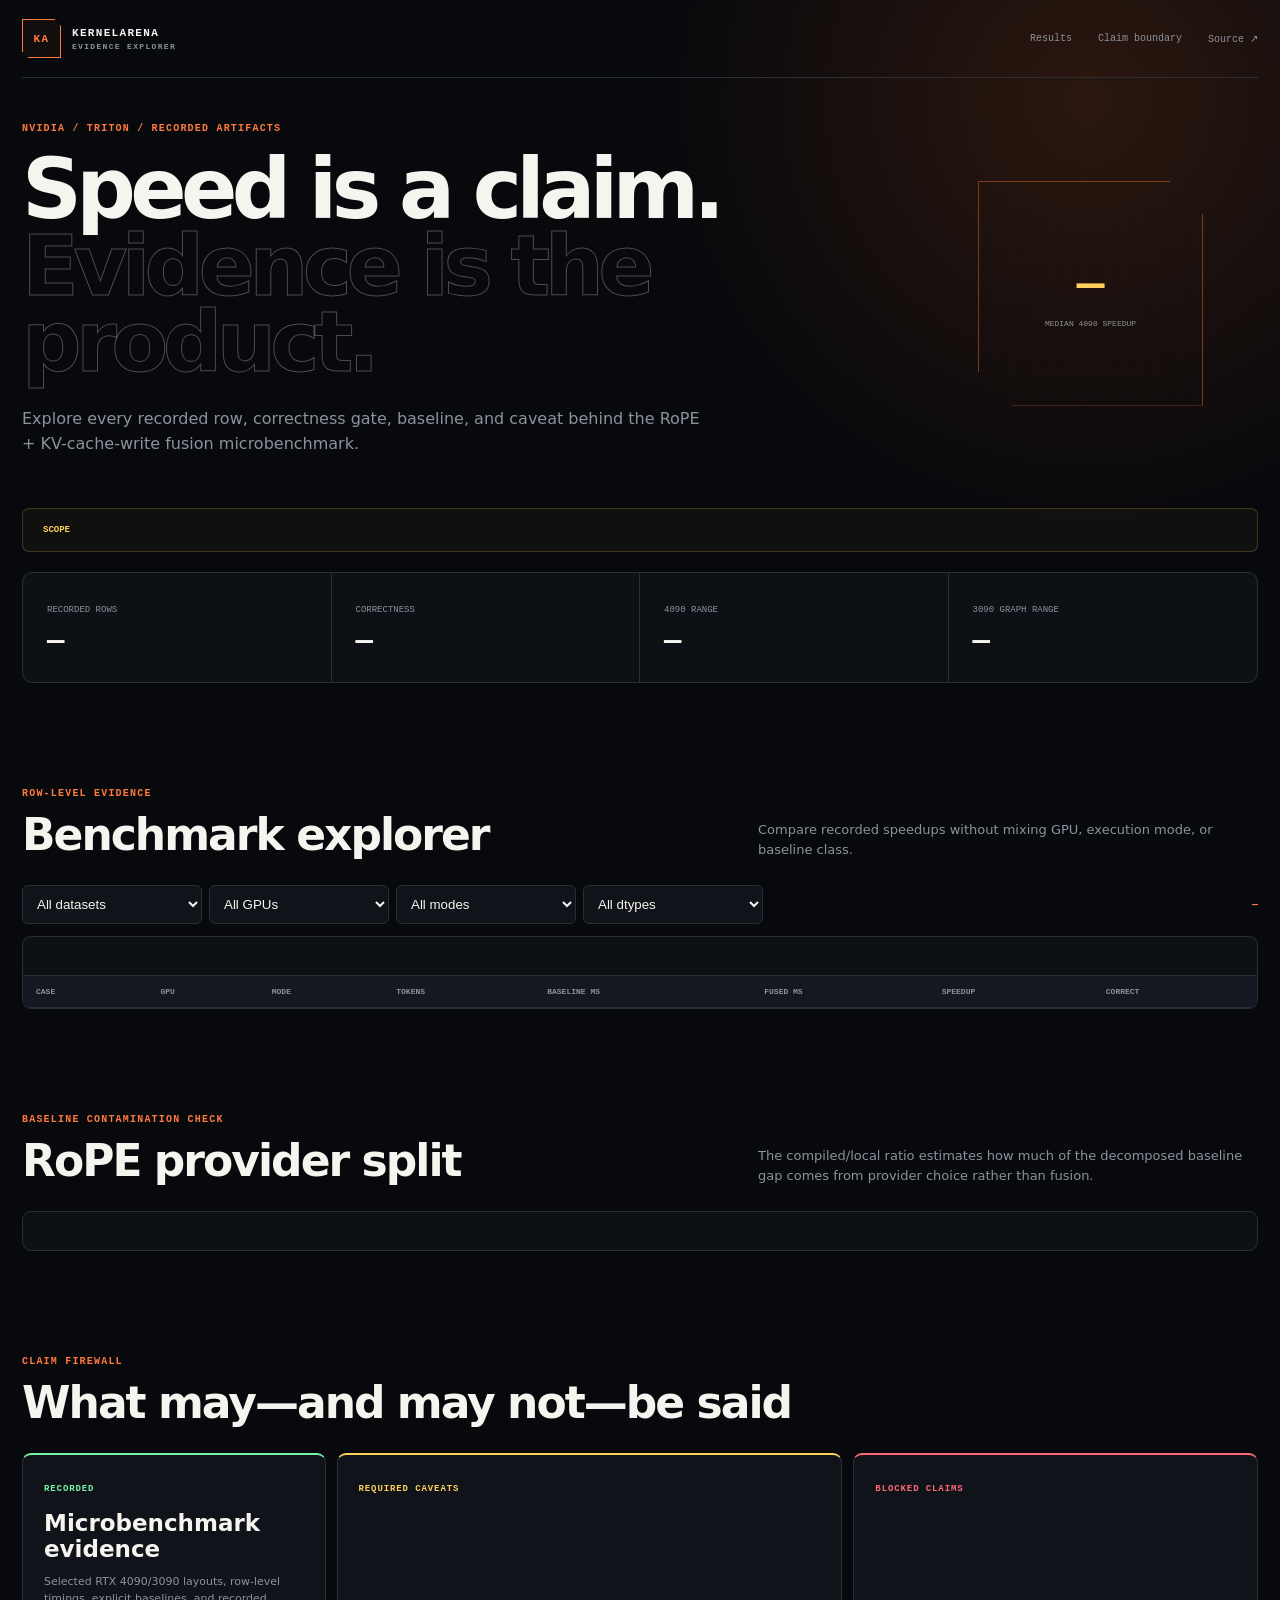
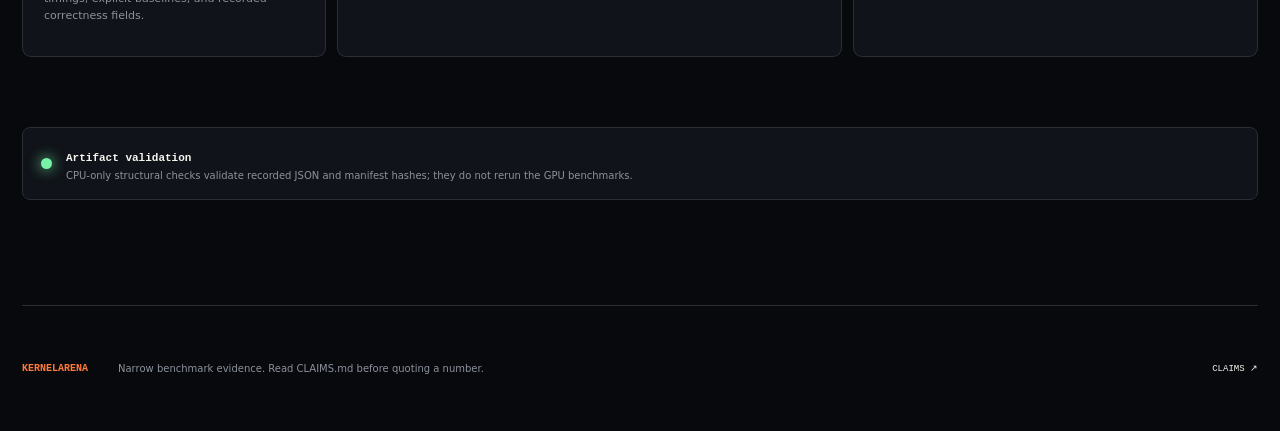
<file: dashboard_assets/index.html>
<!doctype html><html lang="en"><head><meta charset="utf-8"><meta name="viewport" content="width=device-width,initial-scale=1"><meta name="color-scheme" content="dark"><title>KernelArena Evidence Explorer</title><link rel="stylesheet" href="styles.css"></head><body>
<header><a href="#" class="brand"><i>KA</i><span>KERNELARENA<small>EVIDENCE EXPLORER</small></span></a><nav><a href="#results">Results</a><a href="#claims">Claim boundary</a><a href="https://github.com/rafalwronapl/kernelarena-rope-kv-fusion">Source ↗</a></nav></header>
<main><section class="hero"><div><p class="eyebrow">NVIDIA / TRITON / RECORDED ARTIFACTS</p><h1>Speed is a claim.<br><span>Evidence is the product.</span></h1><p>Explore every recorded row, correctness gate, baseline, and caveat behind the RoPE + KV-cache-write fusion microbenchmark.</p></div><div class="chip"><span id="median">—</span><small>MEDIAN 4090 SPEEDUP</small></div></section>
<aside class="boundary"><b>SCOPE</b><p id="boundary"></p></aside>
<section class="metrics"><article><small>Recorded rows</small><strong id="rows">—</strong></article><article><small>Correctness</small><strong id="correct">—</strong></article><article><small>4090 range</small><strong id="range4090">—</strong></article><article><small>3090 graph range</small><strong id="range3090">—</strong></article></section>
<section id="results" class="block"><div class="heading"><div><p class="eyebrow">ROW-LEVEL EVIDENCE</p><h2>Benchmark explorer</h2></div><p>Compare recorded speedups without mixing GPU, execution mode, or baseline class.</p></div><div class="filters"><select id="dataset"><option value="all">All datasets</option></select><select id="gpu"><option value="all">All GPUs</option></select><select id="mode"><option value="all">All modes</option></select><select id="dtype"><option value="all">All dtypes</option></select><span id="visible">—</span></div><div id="bars" class="bars"></div><div class="table-wrap"><table><thead><tr><th>Case</th><th>GPU</th><th>Mode</th><th>Tokens</th><th>Baseline μs</th><th>Fused μs</th><th>Speedup</th><th>Correct</th></tr></thead><tbody id="table"></tbody></table></div></section>
<section class="block provider"><div class="heading"><div><p class="eyebrow">BASELINE CONTAMINATION CHECK</p><h2>RoPE provider split</h2></div><p>The compiled/local ratio estimates how much of the decomposed baseline gap comes from provider choice rather than fusion.</p></div><div id="provider-bars" class="bars compact"></div></section>
<section id="claims" class="block"><div class="heading"><div><p class="eyebrow">CLAIM FIREWALL</p><h2>What may—and may not—be said</h2></div></div><div class="claim-grid"><article class="measured"><span>RECORDED</span><h3>Microbenchmark evidence</h3><p>Selected RTX 4090/3090 layouts, row-level timings, explicit baselines, and recorded correctness fields.</p></article><article class="caveat"><span>REQUIRED CAVEATS</span><div id="caveats"></div></article><article class="blocked"><span>BLOCKED CLAIMS</span><div id="blocked"></div></article></div></section>
<section class="integrity"><span id="integrity-dot"></span><div><b id="integrity">Artifact validation</b><p>CPU-only structural checks validate recorded JSON and manifest hashes; they do not rerun the GPU benchmarks.</p></div></section></main>
<footer><span>KERNELARENA</span><p>Narrow benchmark evidence. Read CLAIMS.md before quoting a number.</p><a href="https://github.com/rafalwronapl/kernelarena-rope-kv-fusion/blob/master/CLAIMS.md">CLAIMS ↗</a></footer>
<script id="kernel-data" type="application/json">__KERNEL_DATA__</script><script src="app.js" defer></script></body></html>
</file>
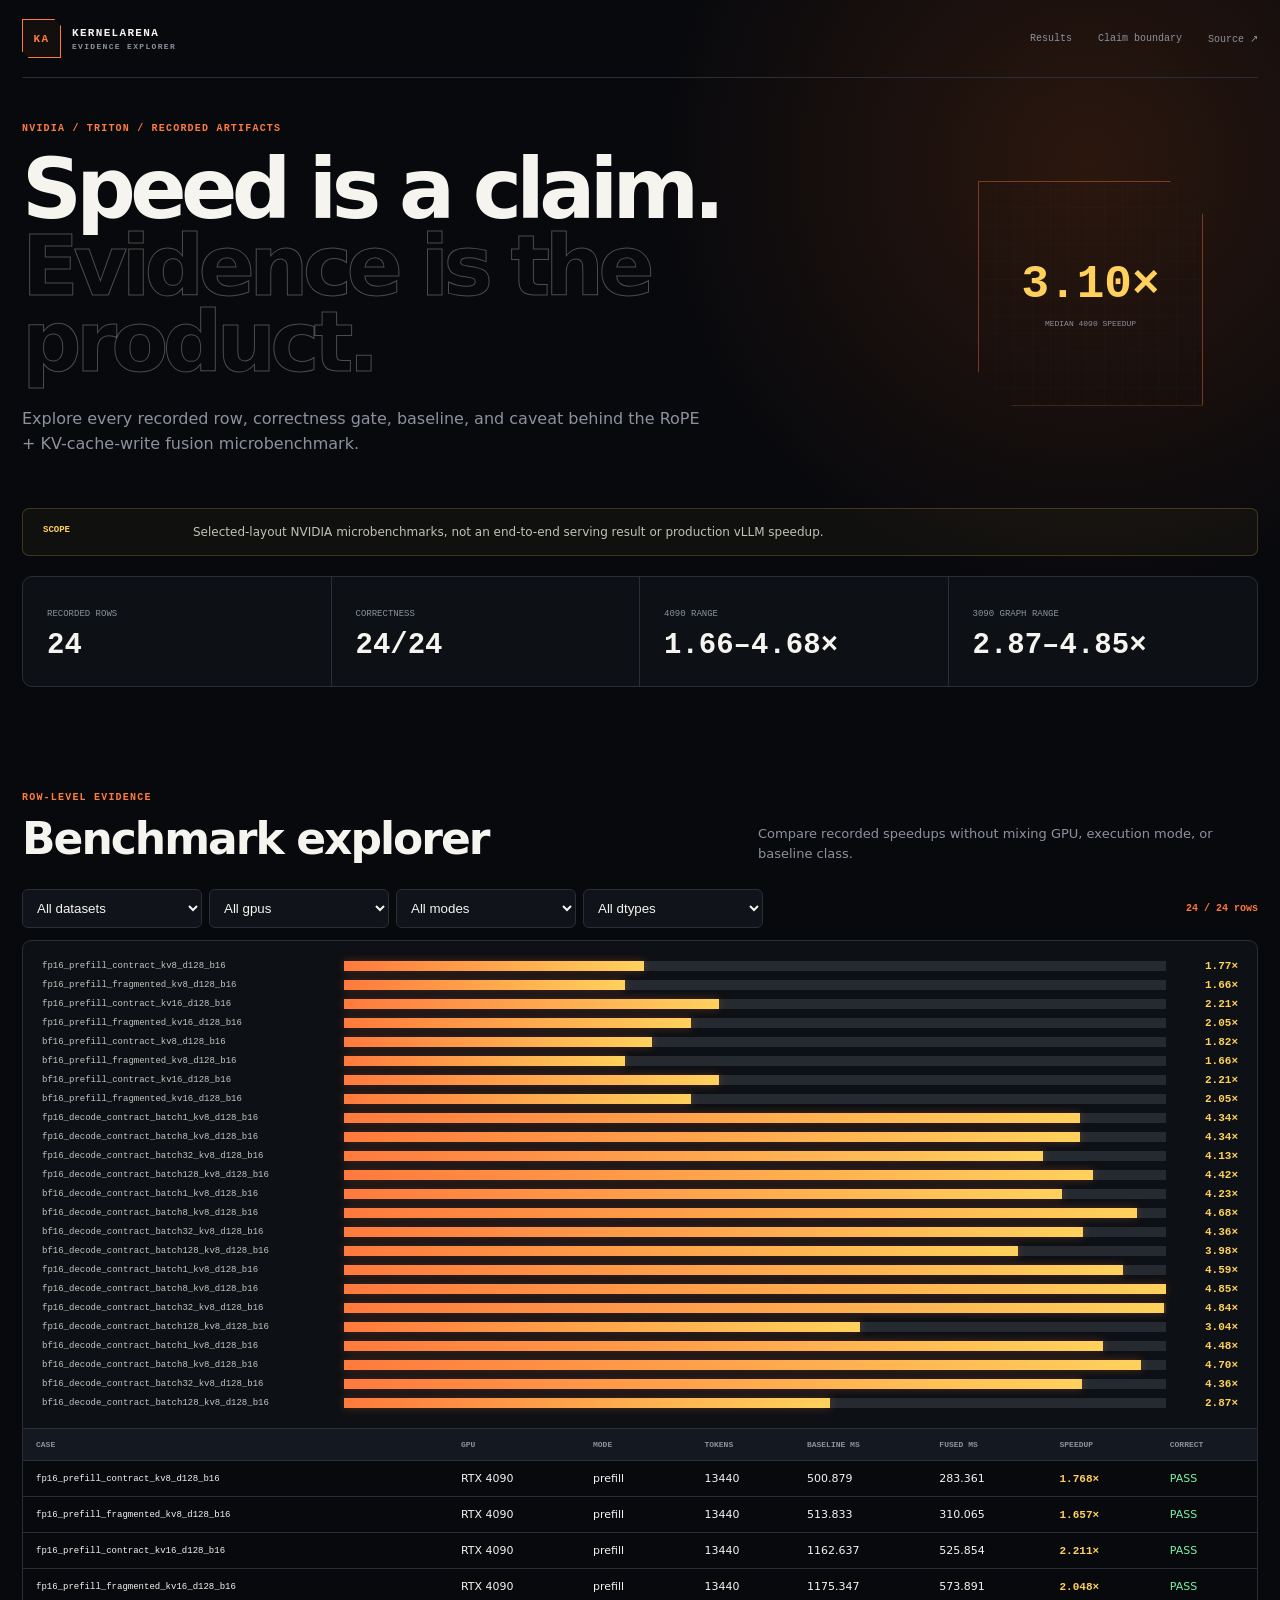
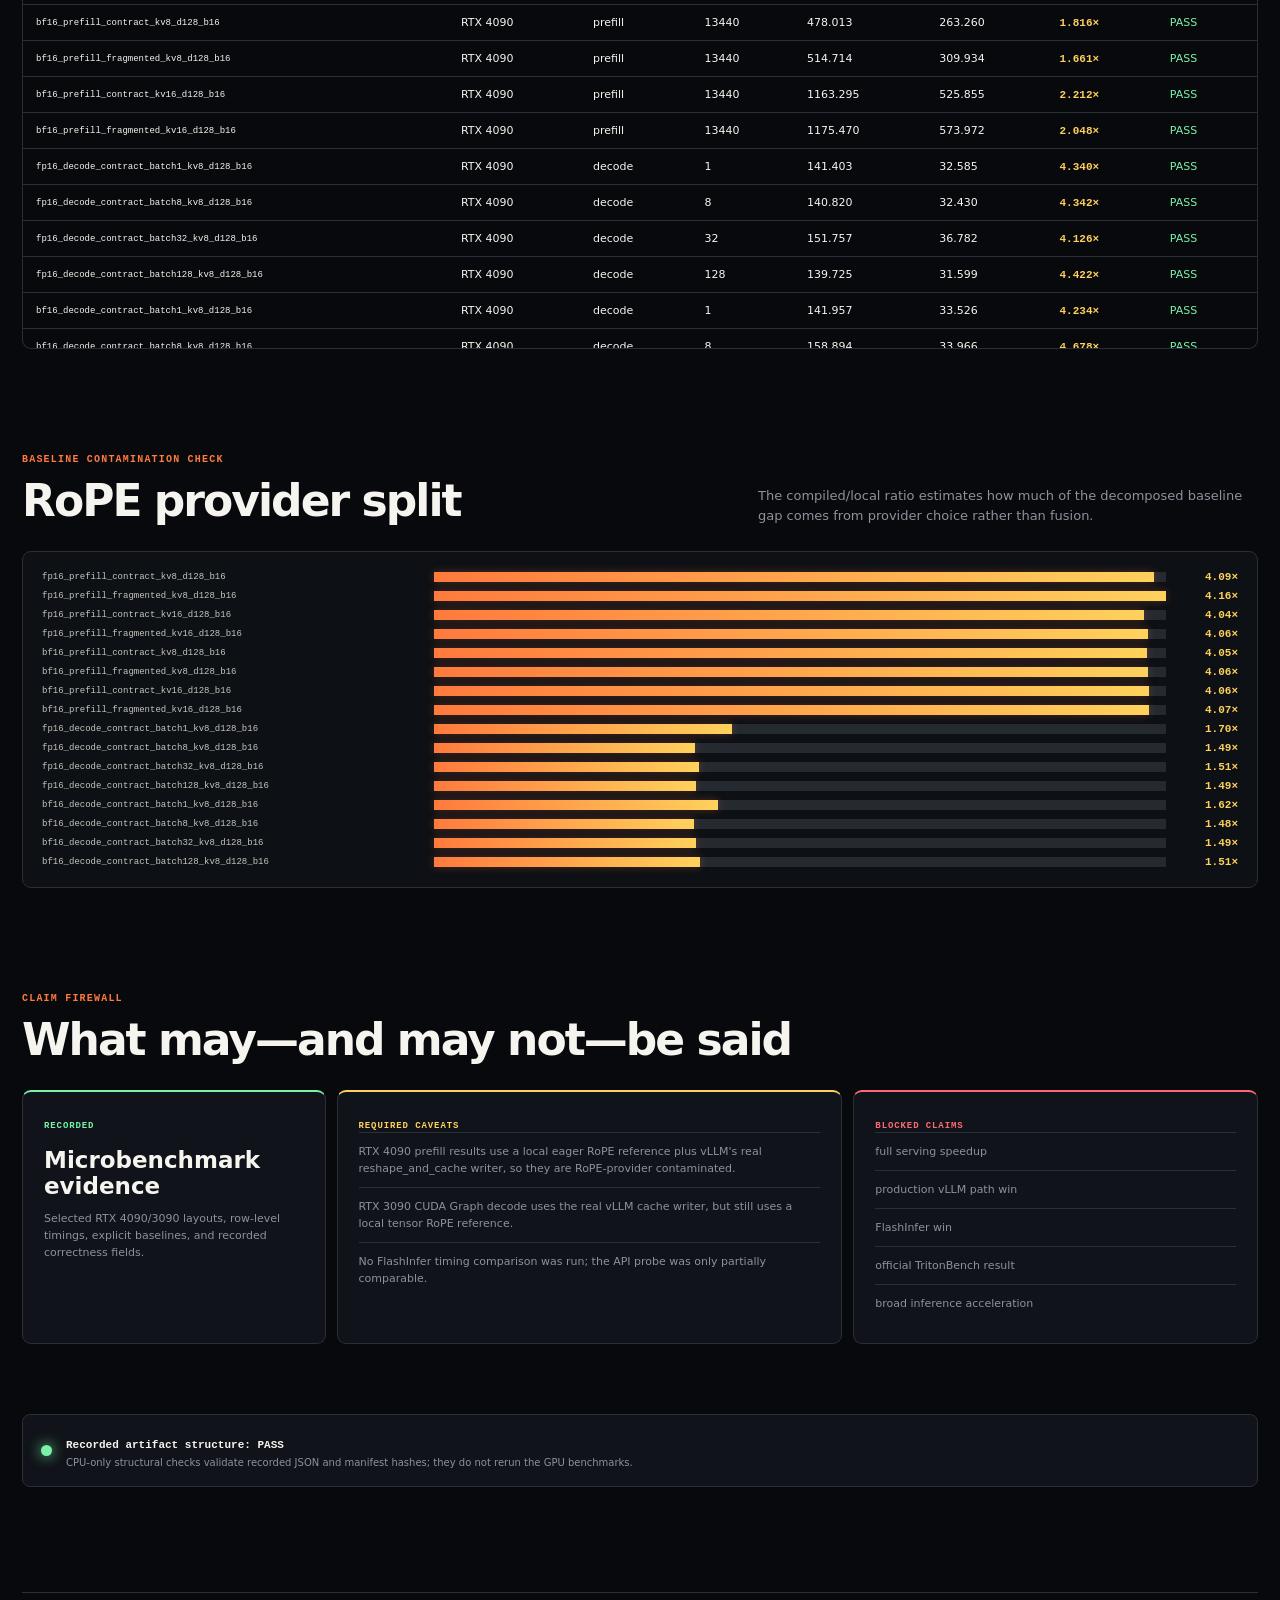
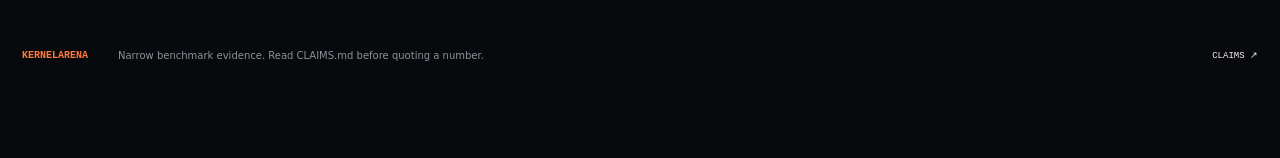
<file: docs/index.html>
<!doctype html><html lang="en"><head><meta charset="utf-8"><meta name="viewport" content="width=device-width,initial-scale=1"><meta name="color-scheme" content="dark"><title>KernelArena Evidence Explorer</title><link rel="stylesheet" href="styles.css"></head><body>
<header><a href="#" class="brand"><i>KA</i><span>KERNELARENA<small>EVIDENCE EXPLORER</small></span></a><nav><a href="#results">Results</a><a href="#claims">Claim boundary</a><a href="https://github.com/rafalwronapl/kernelarena-rope-kv-fusion">Source ↗</a></nav></header>
<main><section class="hero"><div><p class="eyebrow">NVIDIA / TRITON / RECORDED ARTIFACTS</p><h1>Speed is a claim.<br><span>Evidence is the product.</span></h1><p>Explore every recorded row, correctness gate, baseline, and caveat behind the RoPE + KV-cache-write fusion microbenchmark.</p></div><div class="chip"><span id="median">—</span><small>MEDIAN 4090 SPEEDUP</small></div></section>
<aside class="boundary"><b>SCOPE</b><p id="boundary"></p></aside>
<section class="metrics"><article><small>Recorded rows</small><strong id="rows">—</strong></article><article><small>Correctness</small><strong id="correct">—</strong></article><article><small>4090 range</small><strong id="range4090">—</strong></article><article><small>3090 graph range</small><strong id="range3090">—</strong></article></section>
<section id="results" class="block"><div class="heading"><div><p class="eyebrow">ROW-LEVEL EVIDENCE</p><h2>Benchmark explorer</h2></div><p>Compare recorded speedups without mixing GPU, execution mode, or baseline class.</p></div><div class="filters"><select id="dataset"><option value="all">All datasets</option></select><select id="gpu"><option value="all">All GPUs</option></select><select id="mode"><option value="all">All modes</option></select><select id="dtype"><option value="all">All dtypes</option></select><span id="visible">—</span></div><div id="bars" class="bars"></div><div class="table-wrap"><table><thead><tr><th>Case</th><th>GPU</th><th>Mode</th><th>Tokens</th><th>Baseline μs</th><th>Fused μs</th><th>Speedup</th><th>Correct</th></tr></thead><tbody id="table"></tbody></table></div></section>
<section class="block provider"><div class="heading"><div><p class="eyebrow">BASELINE CONTAMINATION CHECK</p><h2>RoPE provider split</h2></div><p>The compiled/local ratio estimates how much of the decomposed baseline gap comes from provider choice rather than fusion.</p></div><div id="provider-bars" class="bars compact"></div></section>
<section id="claims" class="block"><div class="heading"><div><p class="eyebrow">CLAIM FIREWALL</p><h2>What may—and may not—be said</h2></div></div><div class="claim-grid"><article class="measured"><span>RECORDED</span><h3>Microbenchmark evidence</h3><p>Selected RTX 4090/3090 layouts, row-level timings, explicit baselines, and recorded correctness fields.</p></article><article class="caveat"><span>REQUIRED CAVEATS</span><div id="caveats"></div></article><article class="blocked"><span>BLOCKED CLAIMS</span><div id="blocked"></div></article></div></section>
<section class="integrity"><span id="integrity-dot"></span><div><b id="integrity">Artifact validation</b><p>CPU-only structural checks validate recorded JSON and manifest hashes; they do not rerun the GPU benchmarks.</p></div></section></main>
<footer><span>KERNELARENA</span><p>Narrow benchmark evidence. Read CLAIMS.md before quoting a number.</p><a href="https://github.com/rafalwronapl/kernelarena-rope-kv-fusion/blob/master/CLAIMS.md">CLAIMS ↗</a></footer>
<script id="kernel-data" type="application/json">{"schema_version":1,"title":"RoPE + KV-Cache Fusion Evidence","validation":{"status":"pass","manifest_entries":46,"rtx4090":{"rows":16,"correct":16,"speedup":{"min":1.6572,"median":3.0952,"max":4.678}},"rtx3090_graph":{"rows":8,"correct":8,"speedup":{"min":2.8665,"median":4.5357,"max":4.8497}},"provider_split_rows":16},"validation_errors":[],"rows":[{"dataset":"real-cache writer","gpu":"RTX 4090","case":"fp16_prefill_contract_kv8_d128_b16","mode":"prefill","dtype":"fp16","tokens":13440,"kv_heads":8,"head_dim":128,"fragmented":false,"speedup":1.7676,"baseline_us":500.879,"fused_us":283.361,"correct":true,"oracle":"real_vllm_oracle"},{"dataset":"real-cache writer","gpu":"RTX 4090","case":"fp16_prefill_fragmented_kv8_d128_b16","mode":"prefill","dtype":"fp16","tokens":13440,"kv_heads":8,"head_dim":128,"fragmented":true,"speedup":1.6572,"baseline_us":513.833,"fused_us":310.065,"correct":true,"oracle":"real_vllm_oracle"},{"dataset":"real-cache writer","gpu":"RTX 4090","case":"fp16_prefill_contract_kv16_d128_b16","mode":"prefill","dtype":"fp16","tokens":13440,"kv_heads":16,"head_dim":128,"fragmented":false,"speedup":2.211,"baseline_us":1162.637,"fused_us":525.854,"correct":true,"oracle":"real_vllm_oracle"},{"dataset":"real-cache writer","gpu":"RTX 4090","case":"fp16_prefill_fragmented_kv16_d128_b16","mode":"prefill","dtype":"fp16","tokens":13440,"kv_heads":16,"head_dim":128,"fragmented":true,"speedup":2.048,"baseline_us":1175.347,"fused_us":573.891,"correct":true,"oracle":"real_vllm_oracle"},{"dataset":"real-cache writer","gpu":"RTX 4090","case":"bf16_prefill_contract_kv8_d128_b16","mode":"prefill","dtype":"bf16","tokens":13440,"kv_heads":8,"head_dim":128,"fragmented":false,"speedup":1.8157,"baseline_us":478.013,"fused_us":263.26,"correct":true,"oracle":"real_vllm_oracle"},{"dataset":"real-cache writer","gpu":"RTX 4090","case":"bf16_prefill_fragmented_kv8_d128_b16","mode":"prefill","dtype":"bf16","tokens":13440,"kv_heads":8,"head_dim":128,"fragmented":true,"speedup":1.6607,"baseline_us":514.714,"fused_us":309.934,"correct":true,"oracle":"real_vllm_oracle"},{"dataset":"real-cache writer","gpu":"RTX 4090","case":"bf16_prefill_contract_kv16_d128_b16","mode":"prefill","dtype":"bf16","tokens":13440,"kv_heads":16,"head_dim":128,"fragmented":false,"speedup":2.2122,"baseline_us":1163.295,"fused_us":525.855,"correct":true,"oracle":"real_vllm_oracle"},{"dataset":"real-cache writer","gpu":"RTX 4090","case":"bf16_prefill_fragmented_kv16_d128_b16","mode":"prefill","dtype":"bf16","tokens":13440,"kv_heads":16,"head_dim":128,"fragmented":true,"speedup":2.048,"baseline_us":1175.47,"fused_us":573.972,"correct":true,"oracle":"real_vllm_oracle"},{"dataset":"real-cache writer","gpu":"RTX 4090","case":"fp16_decode_contract_batch1_kv8_d128_b16","mode":"decode","dtype":"fp16","tokens":1,"kv_heads":8,"head_dim":128,"fragmented":true,"speedup":4.3395,"baseline_us":141.403,"fused_us":32.585,"correct":true,"oracle":"real_vllm_oracle"},{"dataset":"real-cache writer","gpu":"RTX 4090","case":"fp16_decode_contract_batch8_kv8_d128_b16","mode":"decode","dtype":"fp16","tokens":8,"kv_heads":8,"head_dim":128,"fragmented":true,"speedup":4.3423,"baseline_us":140.82,"fused_us":32.43,"correct":true,"oracle":"real_vllm_oracle"},{"dataset":"real-cache writer","gpu":"RTX 4090","case":"fp16_decode_contract_batch32_kv8_d128_b16","mode":"decode","dtype":"fp16","tokens":32,"kv_heads":8,"head_dim":128,"fragmented":true,"speedup":4.1258,"baseline_us":151.757,"fused_us":36.782,"correct":true,"oracle":"real_vllm_oracle"},{"dataset":"real-cache writer","gpu":"RTX 4090","case":"fp16_decode_contract_batch128_kv8_d128_b16","mode":"decode","dtype":"fp16","tokens":128,"kv_heads":8,"head_dim":128,"fragmented":true,"speedup":4.4218,"baseline_us":139.725,"fused_us":31.599,"correct":true,"oracle":"real_vllm_oracle"},{"dataset":"real-cache writer","gpu":"RTX 4090","case":"bf16_decode_contract_batch1_kv8_d128_b16","mode":"decode","dtype":"bf16","tokens":1,"kv_heads":8,"head_dim":128,"fragmented":true,"speedup":4.2343,"baseline_us":141.957,"fused_us":33.526,"correct":true,"oracle":"real_vllm_oracle"},{"dataset":"real-cache writer","gpu":"RTX 4090","case":"bf16_decode_contract_batch8_kv8_d128_b16","mode":"decode","dtype":"bf16","tokens":8,"kv_heads":8,"head_dim":128,"fragmented":true,"speedup":4.678,"baseline_us":158.894,"fused_us":33.966,"correct":true,"oracle":"real_vllm_oracle"},{"dataset":"real-cache writer","gpu":"RTX 4090","case":"bf16_decode_contract_batch32_kv8_d128_b16","mode":"decode","dtype":"bf16","tokens":32,"kv_heads":8,"head_dim":128,"fragmented":true,"speedup":4.3621,"baseline_us":141.507,"fused_us":32.44,"correct":true,"oracle":"real_vllm_oracle"},{"dataset":"real-cache writer","gpu":"RTX 4090","case":"bf16_decode_contract_batch128_kv8_d128_b16","mode":"decode","dtype":"bf16","tokens":128,"kv_heads":8,"head_dim":128,"fragmented":true,"speedup":3.9782,"baseline_us":141.157,"fused_us":35.483,"correct":true,"oracle":"real_vllm_oracle"},{"dataset":"CUDA Graph replay","gpu":"RTX 3090","case":"fp16_decode_contract_batch1_kv8_d128_b16","mode":"decode","dtype":"fp16","tokens":1,"kv_heads":8,"head_dim":128,"fragmented":false,"speedup":4.5938,"baseline_us":18.299,"fused_us":3.983,"correct":true,"oracle":"real_vllm_oracle"},{"dataset":"CUDA Graph replay","gpu":"RTX 3090","case":"fp16_decode_contract_batch8_kv8_d128_b16","mode":"decode","dtype":"fp16","tokens":8,"kv_heads":8,"head_dim":128,"fragmented":false,"speedup":4.8497,"baseline_us":18.673,"fused_us":3.85,"correct":true,"oracle":"real_vllm_oracle"},{"dataset":"CUDA Graph replay","gpu":"RTX 3090","case":"fp16_decode_contract_batch32_kv8_d128_b16","mode":"decode","dtype":"fp16","tokens":32,"kv_heads":8,"head_dim":128,"fragmented":false,"speedup":4.8399,"baseline_us":18.734,"fused_us":3.871,"correct":true,"oracle":"real_vllm_oracle"},{"dataset":"CUDA Graph replay","gpu":"RTX 3090","case":"fp16_decode_contract_batch128_kv8_d128_b16","mode":"decode","dtype":"fp16","tokens":128,"kv_heads":8,"head_dim":128,"fragmented":false,"speedup":3.0443,"baseline_us":26.762,"fused_us":8.791,"correct":true,"oracle":"real_vllm_oracle"},{"dataset":"CUDA Graph replay","gpu":"RTX 3090","case":"bf16_decode_contract_batch1_kv8_d128_b16","mode":"decode","dtype":"bf16","tokens":1,"kv_heads":8,"head_dim":128,"fragmented":false,"speedup":4.4775,"baseline_us":18.34,"fused_us":4.096,"correct":true,"oracle":"real_vllm_oracle"},{"dataset":"CUDA Graph replay","gpu":"RTX 3090","case":"bf16_decode_contract_batch8_kv8_d128_b16","mode":"decode","dtype":"bf16","tokens":8,"kv_heads":8,"head_dim":128,"fragmented":false,"speedup":4.7028,"baseline_us":18.637,"fused_us":3.963,"correct":true,"oracle":"real_vllm_oracle"},{"dataset":"CUDA Graph replay","gpu":"RTX 3090","case":"bf16_decode_contract_batch32_kv8_d128_b16","mode":"decode","dtype":"bf16","tokens":32,"kv_heads":8,"head_dim":128,"fragmented":false,"speedup":4.355,"baseline_us":15.877,"fused_us":3.646,"correct":true,"oracle":"real_vllm_oracle"},{"dataset":"CUDA Graph replay","gpu":"RTX 3090","case":"bf16_decode_contract_batch128_kv8_d128_b16","mode":"decode","dtype":"bf16","tokens":128,"kv_heads":8,"head_dim":128,"fragmented":false,"speedup":2.8665,"baseline_us":23.967,"fused_us":8.361,"correct":true,"oracle":"real_vllm_oracle"}],"provider_rows":[{"case":"fp16_prefill_contract_kv8_d128_b16","mode":"prefill","dtype":"fp16","total_tokens":13440,"kv_heads":8,"head_dim":128,"local_rope_ref_us":429.199,"compiled_rope_ref_us":104.817,"compiled_vs_local":4.0948,"vllm_forward_cuda_us":null,"vllm_vs_local":null,"vllm_error":"ModuleNotFoundError(\"No module named 'cachetools'\")"},{"case":"fp16_prefill_fragmented_kv8_d128_b16","mode":"prefill","dtype":"fp16","total_tokens":13440,"kv_heads":8,"head_dim":128,"local_rope_ref_us":435.22,"compiled_rope_ref_us":104.53,"compiled_vs_local":4.1636,"vllm_forward_cuda_us":null,"vllm_vs_local":null,"vllm_error":"ModuleNotFoundError(\"No module named 'cachetools'\")"},{"case":"fp16_prefill_contract_kv16_d128_b16","mode":"prefill","dtype":"fp16","total_tokens":13440,"kv_heads":16,"head_dim":128,"local_rope_ref_us":826.204,"compiled_rope_ref_us":204.718,"compiled_vs_local":4.0358,"vllm_forward_cuda_us":null,"vllm_vs_local":null,"vllm_error":"ModuleNotFoundError(\"No module named 'cachetools'\")"},{"case":"fp16_prefill_fragmented_kv16_d128_b16","mode":"prefill","dtype":"fp16","total_tokens":13440,"kv_heads":16,"head_dim":128,"local_rope_ref_us":820.777,"compiled_rope_ref_us":202.097,"compiled_vs_local":4.0613,"vllm_forward_cuda_us":null,"vllm_vs_local":null,"vllm_error":"ModuleNotFoundError(\"No module named 'cachetools'\")"},{"case":"bf16_prefill_contract_kv8_d128_b16","mode":"prefill","dtype":"bf16","total_tokens":13440,"kv_heads":8,"head_dim":128,"local_rope_ref_us":429.466,"compiled_rope_ref_us":105.943,"compiled_vs_local":4.0537,"vllm_forward_cuda_us":null,"vllm_vs_local":null,"vllm_error":"ModuleNotFoundError(\"No module named 'cachetools'\")"},{"case":"bf16_prefill_fragmented_kv8_d128_b16","mode":"prefill","dtype":"bf16","total_tokens":13440,"kv_heads":8,"head_dim":128,"local_rope_ref_us":429.605,"compiled_rope_ref_us":105.718,"compiled_vs_local":4.0637,"vllm_forward_cuda_us":null,"vllm_vs_local":null,"vllm_error":"ModuleNotFoundError(\"No module named 'cachetools'\")"},{"case":"bf16_prefill_contract_kv16_d128_b16","mode":"prefill","dtype":"bf16","total_tokens":13440,"kv_heads":16,"head_dim":128,"local_rope_ref_us":826.327,"compiled_rope_ref_us":203.305,"compiled_vs_local":4.0645,"vllm_forward_cuda_us":null,"vllm_vs_local":null,"vllm_error":"ModuleNotFoundError(\"No module named 'cachetools'\")"},{"case":"bf16_prefill_fragmented_kv16_d128_b16","mode":"prefill","dtype":"bf16","total_tokens":13440,"kv_heads":16,"head_dim":128,"local_rope_ref_us":827.697,"compiled_rope_ref_us":203.592,"compiled_vs_local":4.0655,"vllm_forward_cuda_us":null,"vllm_vs_local":null,"vllm_error":"ModuleNotFoundError(\"No module named 'cachetools'\")"},{"case":"fp16_decode_contract_batch1_kv8_d128_b16","mode":"decode","dtype":"fp16","total_tokens":1,"kv_heads":8,"head_dim":128,"local_rope_ref_us":123.535,"compiled_rope_ref_us":72.867,"compiled_vs_local":1.6954,"vllm_forward_cuda_us":null,"vllm_vs_local":null,"vllm_error":"ModuleNotFoundError(\"No module named 'cachetools'\")"},{"case":"fp16_decode_contract_batch8_kv8_d128_b16","mode":"decode","dtype":"fp16","total_tokens":8,"kv_heads":8,"head_dim":128,"local_rope_ref_us":119.603,"compiled_rope_ref_us":80.425,"compiled_vs_local":1.4871,"vllm_forward_cuda_us":null,"vllm_vs_local":null,"vllm_error":"ModuleNotFoundError(\"No module named 'cachetools'\")"},{"case":"fp16_decode_contract_batch32_kv8_d128_b16","mode":"decode","dtype":"fp16","total_tokens":32,"kv_heads":8,"head_dim":128,"local_rope_ref_us":120.013,"compiled_rope_ref_us":79.688,"compiled_vs_local":1.506,"vllm_forward_cuda_us":null,"vllm_vs_local":null,"vllm_error":"ModuleNotFoundError(\"No module named 'cachetools'\")"},{"case":"fp16_decode_contract_batch128_kv8_d128_b16","mode":"decode","dtype":"fp16","total_tokens":128,"kv_heads":8,"head_dim":128,"local_rope_ref_us":126.054,"compiled_rope_ref_us":84.562,"compiled_vs_local":1.4907,"vllm_forward_cuda_us":null,"vllm_vs_local":null,"vllm_error":"ModuleNotFoundError(\"No module named 'cachetools'\")"},{"case":"bf16_decode_contract_batch1_kv8_d128_b16","mode":"decode","dtype":"bf16","total_tokens":1,"kv_heads":8,"head_dim":128,"local_rope_ref_us":119.093,"compiled_rope_ref_us":73.725,"compiled_vs_local":1.6154,"vllm_forward_cuda_us":null,"vllm_vs_local":null,"vllm_error":"ModuleNotFoundError(\"No module named 'cachetools'\")"},{"case":"bf16_decode_contract_batch8_kv8_d128_b16","mode":"decode","dtype":"bf16","total_tokens":8,"kv_heads":8,"head_dim":128,"local_rope_ref_us":121.098,"compiled_rope_ref_us":81.9,"compiled_vs_local":1.4786,"vllm_forward_cuda_us":null,"vllm_vs_local":null,"vllm_error":"ModuleNotFoundError(\"No module named 'cachetools'\")"},{"case":"bf16_decode_contract_batch32_kv8_d128_b16","mode":"decode","dtype":"bf16","total_tokens":32,"kv_heads":8,"head_dim":128,"local_rope_ref_us":121.467,"compiled_rope_ref_us":81.369,"compiled_vs_local":1.4928,"vllm_forward_cuda_us":null,"vllm_vs_local":null,"vllm_error":"ModuleNotFoundError(\"No module named 'cachetools'\")"},{"case":"bf16_decode_contract_batch128_kv8_d128_b16","mode":"decode","dtype":"bf16","total_tokens":128,"kv_heads":8,"head_dim":128,"local_rope_ref_us":122.143,"compiled_rope_ref_us":80.65,"compiled_vs_local":1.5145,"vllm_forward_cuda_us":null,"vllm_vs_local":null,"vllm_error":"ModuleNotFoundError(\"No module named 'cachetools'\")"}],"flashinfer":{"classification":"partial_comparable","reason":"FlashInfer 0.6.12 exposes separate fp16/bf16-capable RoPE functions and append_paged_kv_cache, plus a fused rope_quantize_fp8_append_paged_kv_cache path. The fused path is FP8/quantized and includes Q/K/nope inputs, so it is not a direct semantic match for KernelArena fp16/bf16 K-RoPE + KV-cache-write contract rows. A latency comparison would be misleading without a separate FP8/MLA-specific benchmark.","benchmark_ran":false},"claim_boundary":"Selected-layout NVIDIA microbenchmarks, not an end-to-end serving result or production vLLM speedup.","required_caveats":["RTX 4090 prefill results use a local eager RoPE reference plus vLLM's real reshape_and_cache writer, so they are RoPE-provider contaminated.","RTX 3090 CUDA Graph decode uses the real vLLM cache writer, but still uses a local tensor RoPE reference.","No FlashInfer timing comparison was run; the API probe was only partially comparable."],"blocked_claims":["full serving speedup","production vLLM path win","FlashInfer win","official TritonBench result","broad inference acceleration"]}</script><script src="app.js" defer></script></body></html>
</file>
<file: dashboard_assets/styles.css>
:root{--bg:#08090d;--panel:#101319;--line:#292e37;--text:#f5f4ee;--muted:#8c929c;--orange:#ff7a3d;--yellow:#ffd15c;--green:#79f2a8;--red:#ff6976;--mono:"Cascadia Code",Consolas,monospace;--sans:Inter,system-ui,sans-serif}*{box-sizing:border-box}html{scroll-behavior:smooth}body{margin:0;background:radial-gradient(circle at 85% 5%,#2b170e 0,transparent 27rem),var(--bg);color:var(--text);font-family:var(--sans)}header,main,footer{width:min(1360px,calc(100% - 44px));margin:auto}header{height:78px;border-bottom:1px solid var(--line);display:flex;align-items:center;justify-content:space-between}.brand{display:flex;align-items:center;gap:11px;color:var(--text);text-decoration:none;font:700 11px var(--mono);letter-spacing:.12em}.brand i{font-style:normal;display:grid;place-items:center;width:39px;height:39px;border:1px solid var(--orange);color:var(--orange);clip-path:polygon(0 0,83% 0,100% 17%,100% 100%,17% 100%,0 83%);background:#ff7a3d0c}.brand small{display:block;color:var(--muted);font-size:8px;margin-top:3px}nav{display:flex;gap:26px}nav a{color:var(--muted);text-decoration:none;font:10px var(--mono)}nav a:hover{color:var(--orange)}.hero{min-height:430px;display:grid;grid-template-columns:1fr 280px;align-items:center;gap:40px}.eyebrow{color:var(--orange);font:600 10px var(--mono);letter-spacing:.12em}.hero h1{font-size:clamp(52px,6.5vw,91px);line-height:.92;letter-spacing:-.068em;margin:18px 0 24px}.hero h1 span{color:transparent;-webkit-text-stroke:1px #b5b2a766}.hero p:last-child{color:var(--muted);max-width:690px;line-height:1.6}.chip{width:225px;aspect-ratio:1;display:grid;place-content:center;text-align:center;border:1px solid #ff7a3d66;background:repeating-linear-gradient(90deg,transparent 0 17px,#ff7a3d09 18px),repeating-linear-gradient(0deg,transparent 0 17px,#ff7a3d09 18px);clip-path:polygon(0 0,85% 0,100% 15%,100% 100%,15% 100%,0 85%);box-shadow:0 0 70px #ff7a3d15}.chip span{font:700 46px var(--mono);color:var(--yellow)}.chip small{color:var(--muted);font:8px var(--mono);margin-top:8px}.boundary{display:grid;grid-template-columns:130px 1fr;gap:20px;padding:16px 20px;border:1px solid #ffd15c33;background:#ffd15c09;border-radius:7px}.boundary b{color:var(--yellow);font:600 9px var(--mono)}.boundary p{margin:0;color:#c3c0b6;font-size:12px}.metrics{display:grid;grid-template-columns:repeat(4,1fr);border:1px solid var(--line);margin-top:20px;background:#0d1015;border-radius:10px;overflow:hidden}.metrics article{padding:24px;border-right:1px solid var(--line)}.metrics article:last-child{border:0}.metrics small{color:var(--muted);font:9px var(--mono);text-transform:uppercase}.metrics strong{display:block;font:650 29px var(--mono);margin-top:9px}.block{padding-top:95px}.heading{display:flex;justify-content:space-between;align-items:end;gap:30px;margin-bottom:25px}.heading h2{font-size:44px;letter-spacing:-.045em;margin:0}.heading>p{color:var(--muted);max-width:500px;line-height:1.55;font-size:13px;margin:0}.filters{display:grid;grid-template-columns:repeat(4,180px) 1fr;gap:7px;margin-bottom:12px}.filters select{background:var(--panel);border:1px solid var(--line);color:var(--text);border-radius:6px;padding:10px}.filters option{background:var(--panel)}#visible{display:flex;align-items:center;justify-content:flex-end;color:var(--orange);font:600 10px var(--mono)}.bars{display:grid;gap:7px;padding:19px;border:1px solid var(--line);border-radius:9px 9px 0 0;background:#0d1015}.bar-row{display:grid;grid-template-columns:minmax(160px,290px) 1fr 60px;gap:12px;align-items:center}.bar-row label{color:#c6c5bf;font:9px var(--mono);white-space:nowrap;overflow:hidden;text-overflow:ellipsis}.track{height:10px;background:#252a31;position:relative}.track i{display:block;height:100%;background:linear-gradient(90deg,var(--orange),var(--yellow));box-shadow:0 0 10px #ff7a3d44}.bar-row b{color:var(--yellow);font:600 11px var(--mono);text-align:right}.compact{border-radius:9px}.compact .bar-row{grid-template-columns:minmax(220px,380px) 1fr 60px}.table-wrap{overflow:auto;border:1px solid var(--line);border-top:0;border-radius:0 0 9px 9px;max-height:520px}table{border-collapse:collapse;width:100%;min-width:900px}th,td{padding:11px 13px;border-bottom:1px solid var(--line);text-align:left;font-size:11px}th{position:sticky;top:0;background:#141820;color:var(--muted);font:600 8px var(--mono);text-transform:uppercase}td:first-child{font:9px var(--mono)}.ok{color:var(--green)}.speed{color:var(--yellow);font:700 11px var(--mono)}.claim-grid{display:grid;grid-template-columns:.75fr 1.25fr 1fr;gap:11px}.claim-grid article{border:1px solid var(--line);background:var(--panel);border-radius:9px;padding:21px}.claim-grid span{font:700 9px var(--mono);letter-spacing:.1em}.claim-grid h3{font-size:23px;margin:15px 0 10px}.claim-grid p,.claim-grid div div{color:var(--muted);font-size:11px;line-height:1.55}.claim-grid div div{border-top:1px solid var(--line);padding:10px 0}.measured{border-top:2px solid var(--green)!important}.measured span{color:var(--green)}.caveat{border-top:2px solid var(--yellow)!important}.caveat span{color:var(--yellow)}.blocked{border-top:2px solid var(--red)!important}.blocked span{color:var(--red)}.integrity{display:flex;align-items:center;gap:14px;margin-top:70px;padding:18px;border:1px solid var(--line);border-radius:8px;background:var(--panel)}.integrity>span{width:11px;height:11px;border-radius:50%;background:var(--green);box-shadow:0 0 14px var(--green)}.integrity>span.fail{background:var(--red);box-shadow:0 0 14px var(--red)}.integrity b{font:600 11px var(--mono)}.integrity p{color:var(--muted);font-size:10px;margin:5px 0 0}footer{min-height:125px;border-top:1px solid var(--line);margin-top:105px;display:grid;grid-template-columns:auto 1fr auto;align-items:center;gap:30px;color:var(--muted);font-size:10px}footer span{color:var(--orange);font:700 10px var(--mono)}footer p{margin:0}footer a{color:var(--text);font:9px var(--mono);text-decoration:none}@media(max-width:900px){.hero{grid-template-columns:1fr}.chip{display:none}.filters{grid-template-columns:1fr 1fr}.claim-grid{grid-template-columns:1fr}.heading{display:block}.heading>p{margin-top:13px}.bar-row,.compact .bar-row{grid-template-columns:160px 1fr 50px}}@media(max-width:600px){header,main,footer{width:calc(100% - 24px)}nav a:not(:last-child){display:none}.hero{min-height:390px}.boundary{grid-template-columns:1fr}.metrics{grid-template-columns:1fr 1fr}.metrics article:nth-child(2){border-right:0}.filters{grid-template-columns:1fr}.bar-row,.compact .bar-row{grid-template-columns:100px 1fr 48px}footer{grid-template-columns:1fr;padding:30px 0}}@media print{body{background:white;color:#111}.filters,nav{display:none}.block{padding-top:50px}.table-wrap{max-height:none}.bars,.claim-grid article,.metrics{background:white}}
</file>
<file: docs/styles.css>
:root{--bg:#08090d;--panel:#101319;--line:#292e37;--text:#f5f4ee;--muted:#8c929c;--orange:#ff7a3d;--yellow:#ffd15c;--green:#79f2a8;--red:#ff6976;--mono:"Cascadia Code",Consolas,monospace;--sans:Inter,system-ui,sans-serif}*{box-sizing:border-box}html{scroll-behavior:smooth}body{margin:0;background:radial-gradient(circle at 85% 5%,#2b170e 0,transparent 27rem),var(--bg);color:var(--text);font-family:var(--sans)}header,main,footer{width:min(1360px,calc(100% - 44px));margin:auto}header{height:78px;border-bottom:1px solid var(--line);display:flex;align-items:center;justify-content:space-between}.brand{display:flex;align-items:center;gap:11px;color:var(--text);text-decoration:none;font:700 11px var(--mono);letter-spacing:.12em}.brand i{font-style:normal;display:grid;place-items:center;width:39px;height:39px;border:1px solid var(--orange);color:var(--orange);clip-path:polygon(0 0,83% 0,100% 17%,100% 100%,17% 100%,0 83%);background:#ff7a3d0c}.brand small{display:block;color:var(--muted);font-size:8px;margin-top:3px}nav{display:flex;gap:26px}nav a{color:var(--muted);text-decoration:none;font:10px var(--mono)}nav a:hover{color:var(--orange)}.hero{min-height:430px;display:grid;grid-template-columns:1fr 280px;align-items:center;gap:40px}.eyebrow{color:var(--orange);font:600 10px var(--mono);letter-spacing:.12em}.hero h1{font-size:clamp(52px,6.5vw,91px);line-height:.92;letter-spacing:-.068em;margin:18px 0 24px}.hero h1 span{color:transparent;-webkit-text-stroke:1px #b5b2a766}.hero p:last-child{color:var(--muted);max-width:690px;line-height:1.6}.chip{width:225px;aspect-ratio:1;display:grid;place-content:center;text-align:center;border:1px solid #ff7a3d66;background:repeating-linear-gradient(90deg,transparent 0 17px,#ff7a3d09 18px),repeating-linear-gradient(0deg,transparent 0 17px,#ff7a3d09 18px);clip-path:polygon(0 0,85% 0,100% 15%,100% 100%,15% 100%,0 85%);box-shadow:0 0 70px #ff7a3d15}.chip span{font:700 46px var(--mono);color:var(--yellow)}.chip small{color:var(--muted);font:8px var(--mono);margin-top:8px}.boundary{display:grid;grid-template-columns:130px 1fr;gap:20px;padding:16px 20px;border:1px solid #ffd15c33;background:#ffd15c09;border-radius:7px}.boundary b{color:var(--yellow);font:600 9px var(--mono)}.boundary p{margin:0;color:#c3c0b6;font-size:12px}.metrics{display:grid;grid-template-columns:repeat(4,1fr);border:1px solid var(--line);margin-top:20px;background:#0d1015;border-radius:10px;overflow:hidden}.metrics article{padding:24px;border-right:1px solid var(--line)}.metrics article:last-child{border:0}.metrics small{color:var(--muted);font:9px var(--mono);text-transform:uppercase}.metrics strong{display:block;font:650 29px var(--mono);margin-top:9px}.block{padding-top:95px}.heading{display:flex;justify-content:space-between;align-items:end;gap:30px;margin-bottom:25px}.heading h2{font-size:44px;letter-spacing:-.045em;margin:0}.heading>p{color:var(--muted);max-width:500px;line-height:1.55;font-size:13px;margin:0}.filters{display:grid;grid-template-columns:repeat(4,180px) 1fr;gap:7px;margin-bottom:12px}.filters select{background:var(--panel);border:1px solid var(--line);color:var(--text);border-radius:6px;padding:10px}.filters option{background:var(--panel)}#visible{display:flex;align-items:center;justify-content:flex-end;color:var(--orange);font:600 10px var(--mono)}.bars{display:grid;gap:7px;padding:19px;border:1px solid var(--line);border-radius:9px 9px 0 0;background:#0d1015}.bar-row{display:grid;grid-template-columns:minmax(160px,290px) 1fr 60px;gap:12px;align-items:center}.bar-row label{color:#c6c5bf;font:9px var(--mono);white-space:nowrap;overflow:hidden;text-overflow:ellipsis}.track{height:10px;background:#252a31;position:relative}.track i{display:block;height:100%;background:linear-gradient(90deg,var(--orange),var(--yellow));box-shadow:0 0 10px #ff7a3d44}.bar-row b{color:var(--yellow);font:600 11px var(--mono);text-align:right}.compact{border-radius:9px}.compact .bar-row{grid-template-columns:minmax(220px,380px) 1fr 60px}.table-wrap{overflow:auto;border:1px solid var(--line);border-top:0;border-radius:0 0 9px 9px;max-height:520px}table{border-collapse:collapse;width:100%;min-width:900px}th,td{padding:11px 13px;border-bottom:1px solid var(--line);text-align:left;font-size:11px}th{position:sticky;top:0;background:#141820;color:var(--muted);font:600 8px var(--mono);text-transform:uppercase}td:first-child{font:9px var(--mono)}.ok{color:var(--green)}.speed{color:var(--yellow);font:700 11px var(--mono)}.claim-grid{display:grid;grid-template-columns:.75fr 1.25fr 1fr;gap:11px}.claim-grid article{border:1px solid var(--line);background:var(--panel);border-radius:9px;padding:21px}.claim-grid span{font:700 9px var(--mono);letter-spacing:.1em}.claim-grid h3{font-size:23px;margin:15px 0 10px}.claim-grid p,.claim-grid div div{color:var(--muted);font-size:11px;line-height:1.55}.claim-grid div div{border-top:1px solid var(--line);padding:10px 0}.measured{border-top:2px solid var(--green)!important}.measured span{color:var(--green)}.caveat{border-top:2px solid var(--yellow)!important}.caveat span{color:var(--yellow)}.blocked{border-top:2px solid var(--red)!important}.blocked span{color:var(--red)}.integrity{display:flex;align-items:center;gap:14px;margin-top:70px;padding:18px;border:1px solid var(--line);border-radius:8px;background:var(--panel)}.integrity>span{width:11px;height:11px;border-radius:50%;background:var(--green);box-shadow:0 0 14px var(--green)}.integrity>span.fail{background:var(--red);box-shadow:0 0 14px var(--red)}.integrity b{font:600 11px var(--mono)}.integrity p{color:var(--muted);font-size:10px;margin:5px 0 0}footer{min-height:125px;border-top:1px solid var(--line);margin-top:105px;display:grid;grid-template-columns:auto 1fr auto;align-items:center;gap:30px;color:var(--muted);font-size:10px}footer span{color:var(--orange);font:700 10px var(--mono)}footer p{margin:0}footer a{color:var(--text);font:9px var(--mono);text-decoration:none}@media(max-width:900px){.hero{grid-template-columns:1fr}.chip{display:none}.filters{grid-template-columns:1fr 1fr}.claim-grid{grid-template-columns:1fr}.heading{display:block}.heading>p{margin-top:13px}.bar-row,.compact .bar-row{grid-template-columns:160px 1fr 50px}}@media(max-width:600px){header,main,footer{width:calc(100% - 24px)}nav a:not(:last-child){display:none}.hero{min-height:390px}.boundary{grid-template-columns:1fr}.metrics{grid-template-columns:1fr 1fr}.metrics article:nth-child(2){border-right:0}.filters{grid-template-columns:1fr}.bar-row,.compact .bar-row{grid-template-columns:100px 1fr 48px}footer{grid-template-columns:1fr;padding:30px 0}}@media print{body{background:white;color:#111}.filters,nav{display:none}.block{padding-top:50px}.table-wrap{max-height:none}.bars,.claim-grid article,.metrics{background:white}}
</file>
